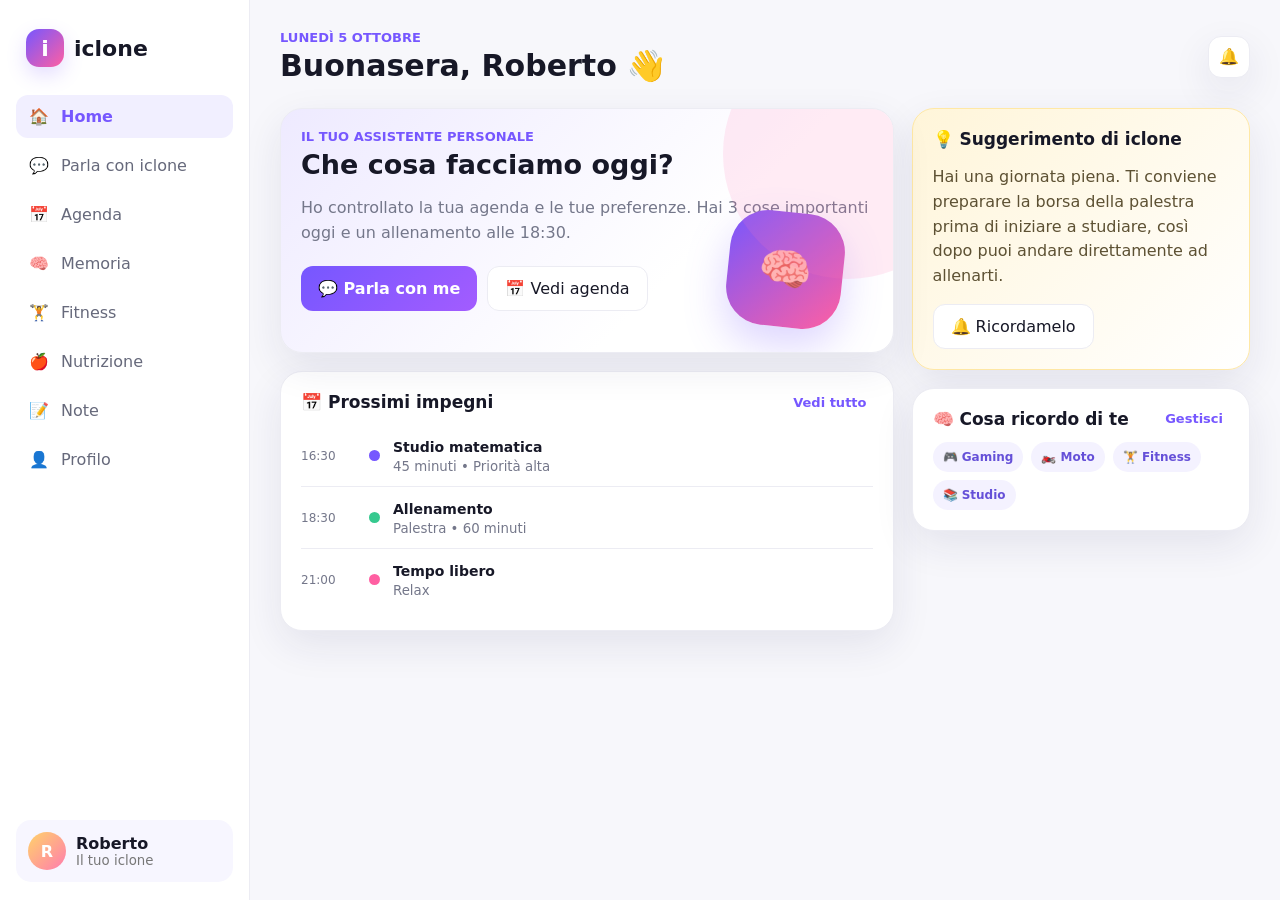
<file: index.html>
<!doctype html>
<html lang="it">
<head>
<meta charset="utf-8">
<meta name="viewport" content="width=device-width, initial-scale=1">
<title>iclone — Il tuo assistente personale</title>
<style>
:root{--bg:#f7f7fb;--card:#fff;--text:#171827;--muted:#74778a;--line:#ececf3;--purple:#7657ff;--pink:#ff5fa2;--cyan:#38c8e8;--green:#36c98f;--yellow:#ffc857;--shadow:0 14px 40px rgba(37,29,84,.09)}
*{box-sizing:border-box}body{margin:0;font-family:Inter,ui-sans-serif,system-ui,-apple-system,BlinkMacSystemFont,"Segoe UI",sans-serif;background:var(--bg);color:var(--text)}
button,input,textarea{font:inherit}button{cursor:pointer;border:0}.app{min-height:100vh;display:flex}.sidebar{width:250px;background:#fff;border-right:1px solid var(--line);padding:24px 16px;position:fixed;inset:0 auto 0 0;z-index:10}.brand{display:flex;align-items:center;gap:10px;padding:5px 10px 28px;font-size:22px;font-weight:800}.logo{width:38px;height:38px;border-radius:13px;background:linear-gradient(135deg,var(--purple),var(--pink));display:grid;place-items:center;color:white;font-weight:900;box-shadow:0 8px 20px #7657ff33}.nav{display:grid;gap:6px}.nav button{background:transparent;text-align:left;padding:12px 13px;border-radius:12px;color:#66697b;display:flex;align-items:center;gap:12px}.nav button:hover,.nav button.active{background:#f1efff;color:var(--purple);font-weight:700}.profile{position:absolute;bottom:18px;left:16px;right:16px;background:#f7f6ff;border-radius:15px;padding:12px;display:flex;align-items:center;gap:10px}.avatar{width:38px;height:38px;border-radius:50%;display:grid;place-items:center;background:linear-gradient(135deg,#ffd36a,#ff7cae);font-weight:800;color:white}.main{margin-left:250px;width:calc(100% - 250px);padding:30px;max-width:1500px}.top{display:flex;justify-content:space-between;align-items:center;margin-bottom:25px}.eyebrow{color:var(--purple);font-weight:700;font-size:13px}.title{font-size:30px;margin:3px 0 0}.iconbtn{width:42px;height:42px;border-radius:13px;background:#fff;border:1px solid var(--line);box-shadow:var(--shadow)}.grid{display:grid;grid-template-columns:1.45fr .8fr;gap:18px}.card{background:var(--card);border:1px solid var(--line);border-radius:22px;padding:20px;box-shadow:var(--shadow)}.hero{min-height:245px;background:linear-gradient(135deg,#eeeaff 0%,#fff 65%);position:relative;overflow:hidden}.hero:after{content:"";position:absolute;width:250px;height:250px;border-radius:50%;background:#ff77b326;right:-80px;top:-80px}.hero h2{font-size:27px;margin:5px 0 8px;max-width:600px}.hero p{color:var(--muted);max-width:600px;line-height:1.55}.hero-actions{display:flex;gap:10px;margin-top:20px}.primary{background:linear-gradient(135deg,var(--purple),#a35cff);color:#fff;padding:12px 17px;border-radius:12px;font-weight:700}.secondary{background:#fff;color:var(--text);padding:12px 17px;border-radius:12px;border:1px solid var(--line)}.orb{position:absolute;right:50px;bottom:25px;width:115px;height:115px;border-radius:38px;background:linear-gradient(135deg,var(--purple),var(--pink));display:grid;place-items:center;color:white;font-size:43px;box-shadow:0 18px 40px #7657ff40;transform:rotate(6deg)}.section-title{display:flex;justify-content:space-between;align-items:center;margin-bottom:13px}.section-title h3{margin:0;font-size:17px}.link{color:var(--purple);font-size:13px;font-weight:700;background:none}.event{display:flex;align-items:center;gap:13px;padding:12px 0;border-bottom:1px solid var(--line)}.event:last-child{border-bottom:0}.time{width:55px;color:var(--muted);font-size:12px}.dot{width:11px;height:11px;border-radius:50%;background:var(--purple)}.event b{font-size:14px}.event small{display:block;color:var(--muted);margin-top:3px}.suggest{background:linear-gradient(135deg,#fff5d9,#fff);border-color:#ffe8a5}.suggest p{line-height:1.55;color:#5d5133;margin-bottom:0}.chips{display:flex;gap:8px;flex-wrap:wrap}.chip{padding:8px 10px;border-radius:99px;background:#f4f2ff;color:#6550d8;font-size:12px;font-weight:700}.page{display:none}.page.active{display:block}.stats{display:grid;grid-template-columns:repeat(3,1fr);gap:14px}.stat strong{font-size:25px}.stat span{display:block;color:var(--muted);font-size:12px;margin-top:3px}.chat{display:flex;flex-direction:column;height:calc(100vh - 100px);min-height:600px}.messages{flex:1;overflow:auto;padding:10px 5px}.msg{max-width:75%;padding:13px 15px;border-radius:17px;margin:9px 0;line-height:1.5}.bot{background:#f1efff}.me{background:linear-gradient(135deg,var(--purple),#9d5cff);color:#fff;margin-left:auto}.chatbox{display:flex;gap:10px;border-top:1px solid var(--line);padding-top:14px}.chatbox input{flex:1;border:1px solid var(--line);border-radius:14px;padding:13px 15px;outline:none}.chatbox input:focus{border-color:var(--purple)}.calendar{display:grid;grid-template-columns:repeat(7,1fr);gap:8px}.day{background:#fff;border:1px solid var(--line);min-height:88px;border-radius:13px;padding:9px;font-size:12px}.day b{font-size:13px}.day.today{border:2px solid var(--purple);background:#f7f5ff}.mini{margin-top:9px;background:#eeeaff;color:#624fe0;border-radius:8px;padding:5px;font-size:10px}.form{display:grid;gap:12px}.form input,.form textarea,.form select{width:100%;padding:13px;border:1px solid var(--line);border-radius:12px;background:#fff;outline:none}.memory{display:grid;grid-template-columns:repeat(2,1fr);gap:12px}.memory .card{box-shadow:none}.toast{position:fixed;right:25px;bottom:25px;background:#171827;color:white;padding:13px 17px;border-radius:12px;display:none;z-index:50}.mobilebar{display:none}
@media(max-width:900px){.sidebar{display:none}.main{margin-left:0;width:100%;padding:18px 15px 90px}.grid{grid-template-columns:1fr}.stats{grid-template-columns:1fr}.memory{grid-template-columns:1fr}.orb{right:20px;bottom:20px;width:85px;height:85px;font-size:32px}.mobilebar{display:flex;position:fixed;bottom:0;left:0;right:0;background:#fff;border-top:1px solid var(--line);height:68px;z-index:20;justify-content:space-around}.mobilebar button{background:none;color:#777;font-size:11px}.mobilebar button.active{color:var(--purple);font-weight:800}.chat{height:calc(100vh - 100px);min-height:520px}.title{font-size:24px}}
</style>
</head>
<body>
<div class="app">
<aside class="sidebar">
  <div class="brand"><div class="logo">i</div> iclone</div>
  <nav class="nav">
    <button class="active" data-page="home">🏠 <span>Home</span></button>
    <button data-page="chat">💬 <span>Parla con iclone</span></button>
    <button data-page="calendar">📅 <span>Agenda</span></button>
    <button data-page="memory">🧠 <span>Memoria</span></button>
    <button data-page="fitness">🏋️ <span>Fitness</span></button>
    <button data-page="nutrition">🍎 <span>Nutrizione</span></button>
    <button data-page="notes">📝 <span>Note</span></button>
    <button data-page="profile">👤 <span>Profilo</span></button>
  </nav>
  <div class="profile"><div class="avatar">R</div><div><b>Roberto</b><small style="display:block;color:#777">Il tuo iclone</small></div></div>
</aside>

<main class="main">
  <section id="home" class="page active">
    <div class="top"><div><div class="eyebrow">LUNEDÌ 5 OTTOBRE</div><h1 class="title">Buonasera, Roberto 👋</h1></div><button class="iconbtn" onclick="notify('Nessuna nuova notifica 🔔')">🔔</button></div>
    <div class="grid">
      <div>
        <div class="card hero">
          <div class="eyebrow">IL TUO ASSISTENTE PERSONALE</div>
          <h2>Che cosa facciamo oggi?</h2>
          <p>Ho controllato la tua agenda e le tue preferenze. Hai 3 cose importanti oggi e un allenamento alle 18:30.</p>
          <div class="hero-actions"><button class="primary" onclick="showPage('chat')">💬 Parla con me</button><button class="secondary" onclick="showPage('calendar')">📅 Vedi agenda</button></div>
          <div class="orb">🧠</div>
        </div>
        <div class="card" style="margin-top:18px">
          <div class="section-title"><h3>📅 Prossimi impegni</h3><button class="link" onclick="showPage('calendar')">Vedi tutto</button></div>
          <div class="event"><div class="time">16:30</div><div class="dot"></div><div><b>Studio matematica</b><small>45 minuti • Priorità alta</small></div></div>
          <div class="event"><div class="time">18:30</div><div class="dot" style="background:var(--green)"></div><div><b>Allenamento</b><small>Palestra • 60 minuti</small></div></div>
          <div class="event"><div class="time">21:00</div><div class="dot" style="background:var(--pink)"></div><div><b>Tempo libero</b><small>Relax</small></div></div>
        </div>
      </div>
      <div>
        <div class="card suggest"><div class="section-title"><h3>💡 Suggerimento di iclone</h3></div><p>Hai una giornata piena. Ti conviene preparare la borsa della palestra prima di iniziare a studiare, così dopo puoi andare direttamente ad allenarti.</p><button class="secondary" style="margin-top:15px" onclick="notify('Promemoria impostato per le 16:00 ✓')">🔔 Ricordamelo</button></div>
        <div class="card" style="margin-top:18px"><div class="section-title"><h3>🧠 Cosa ricordo di te</h3><button class="link" onclick="showPage('memory')">Gestisci</button></div><div class="chips"><span class="chip">🎮 Gaming</span><span class="chip">🏍️ Moto</span><span class="chip">🏋️ Fitness</span><span class="chip">📚 Studio</span></div></div>
      </div>
    </div>
  </section>

  <section id="chat" class="page">
    <div class="top"><div><div class="eyebrow">ASSISTENTE AI</div><h1 class="title">Parla con iclone</h1></div></div>
    <div class="card chat">
      <div class="messages" id="messages">
        <div class="msg bot">Ciao Roberto 👋 Sono qui. Posso aiutarti a organizzare la giornata, ricordarti gli impegni o semplicemente parlare. Cosa hai in mente?</div>
        <div class="msg me">Cosa devo fare oggi?</div>
        <div class="msg bot">Alle 16:30 hai matematica, alle 18:30 palestra e alle 21:00 hai segnato tempo libero. Ti consiglio di preparare la borsa prima di studiare. 💡</div>
      </div>
      <div class="chatbox"><input id="chatInput" placeholder="Scrivi a iclone..." onkeydown="if(event.key==='Enter')sendMsg()"><button class="primary" onclick="sendMsg()">Invia</button></div>
    </div>
  </section>

  <section id="calendar" class="page">
    <div class="top"><div><div class="eyebrow">ORGANIZZAZIONE</div><h1 class="title">La tua agenda</h1></div><button class="primary" onclick="notify('Nuovo impegno: demo pronta ✓')">＋ Nuovo</button></div>
    <div class="card"><div class="section-title"><h3>Ottobre 2026</h3><span class="chip">Oggi 5</span></div><div class="calendar">
      <div class="day"><b>L</b></div><div class="day"><b>M</b></div><div class="day"><b>M</b></div><div class="day"><b>G</b></div><div class="day"><b>V</b></div><div class="day"><b>S</b></div><div class="day"><b>D</b></div>
      <div class="day today"><b>5</b><div class="mini">16:30 Studio</div><div class="mini">18:30 Palestra</div></div><div class="day"><b>6</b></div><div class="day"><b>7</b><div class="mini">18:30 Palestra</div></div><div class="day"><b>8</b></div><div class="day"><b>9</b></div><div class="day"><b>10</b></div><div class="day"><b>11</b></div>
      <div class="day"><b>12</b></div><div class="day"><b>13</b></div><div class="day"><b>14</b></div><div class="day"><b>15</b></div><div class="day"><b>16</b></div><div class="day"><b>17</b></div><div class="day"><b>18</b></div>
    </div></div>
  </section>

  <section id="memory" class="page">
    <div class="top"><div><div class="eyebrow">PERSONALIZZAZIONE</div><h1 class="title">La mia memoria</h1></div><button class="primary" onclick="notify('Nuova memoria aggiunta ✓')">＋ Ricorda</button></div>
    <div class="card"><p style="color:var(--muted)">Queste sono informazioni che iclone usa per rendere le risposte più personali. Nell'app completa ogni memoria sarà modificabile o eliminabile.</p><div class="memory">
      <div class="card"><b>👤 Profilo</b><p style="color:#777">Nome: Roberto<br>Stile: informale e diretto</p></div>
      <div class="card"><b>❤️ Interessi</b><p style="color:#777">Moto, gaming, tecnologia</p></div>
      <div class="card"><b>🏋️ Routine</b><p style="color:#777">Palestra: lunedì, mercoledì, venerdì</p></div>
      <div class="card"><b>🎯 Obiettivi</b><p style="color:#777">Organizzare meglio la giornata e migliorare le abitudini</p></div>
    </div></div>
  </section>

  <section id="fitness" class="page">
    <div class="top"><div><div class="eyebrow">BENESSERE</div><h1 class="title">Fitness</h1></div></div>
    <div class="stats"><div class="card stat"><strong>3</strong><span>Allenamenti questa settimana</span></div><div class="card stat"><strong>60 min</strong><span>Sessione prevista oggi</span></div><div class="card stat"><strong>🔥 7</strong><span>Giorni di costanza</span></div></div>
    <div class="card" style="margin-top:18px"><div class="section-title"><h3>💡 Consiglio di iclone</h3></div><p>Oggi punta sulla qualità dell'allenamento e ascolta il tuo corpo. Mantieni una tecnica corretta, recupera tra le serie e non forzare se avverti dolore.</p><button class="secondary" onclick="showPage('chat')">Chiedi a iclone</button></div>
  </section>

  <section id="nutrition" class="page">
    <div class="top"><div><div class="eyebrow">ABITUDINI ALIMENTARI</div><h1 class="title">Nutrizione</h1></div></div>
    <div class="card"><h3>🎯 Il tuo obiettivo</h3><div class="chips"><span class="chip">Mangiare meglio</span><span class="chip">Fitness</span></div><p style="color:var(--muted);line-height:1.6">Qui iclone potrà aiutarti con idee per pasti, abitudini alimentari e informazioni generali adattate al tuo profilo. Per obiettivi di salute specifici o diete personalizzate è importante confrontarsi con un professionista qualificato.</p><button class="primary" onclick="showPage('chat')">💬 Chiedi a iclone</button></div>
  </section>

  <section id="notes" class="page">
    <div class="top"><div><div class="eyebrow">APPUNTI</div><h1 class="title">Le mie note</h1></div></div>
    <div class="card form"><input placeholder="Titolo della nota"><textarea rows="7" placeholder="Scrivi qui..."></textarea><button class="primary" onclick="notify('Nota salvata nel mockup ✓')">Salva nota</button></div>
  </section>

  <section id="profile" class="page">
    <div class="top"><div><div class="eyebrow">ACCOUNT</div><h1 class="title">Il mio profilo</h1></div></div>
    <div class="card form"><label>Come vuoi che ti chiami?<input value="Roberto"></label><label>Stile di iclone<select><option>Informale e amichevole</option><option>Diretto</option><option>Riflessivo</option></select></label><label>Interessi<input value="Moto, gaming, tecnologia"></label><button class="primary" onclick="notify('Profilo salvato ✓')">Salva modifiche</button></div>
  </section>
</main>
</div>
<div class="mobilebar">
  <button class="active" data-page="home">🏠<br>Home</button><button data-page="chat">💬<br>Chat</button><button data-page="calendar">📅<br>Agenda</button><button data-page="memory">🧠<br>Memoria</button><button data-page="profile">👤<br>Profilo</button>
</div>
<div class="toast" id="toast"></div>
<script>
const pages=[...document.querySelectorAll('.page')];
function showPage(id){pages.forEach(p=>p.classList.toggle('active',p.id===id));document.querySelectorAll('[data-page]').forEach(b=>b.classList.toggle('active',b.dataset.page===id));window.scrollTo({top:0,behavior:'smooth'})}
document.querySelectorAll('[data-page]').forEach(b=>b.addEventListener('click',()=>showPage(b.dataset.page)));
function notify(t){const x=document.getElementById('toast');x.textContent=t;x.style.display='block';clearTimeout(window.__toast);window.__toast=setTimeout(()=>x.style.display='none',2600)}
function sendMsg(){const input=document.getElementById('chatInput'), text=input.value.trim();if(!text)return;const box=document.getElementById('messages');box.insertAdjacentHTML('beforeend',`<div class="msg me"></div>`);box.lastElementChild.textContent=text;input.value='';setTimeout(()=>{let reply='Certo. Posso aiutarti a organizzare questa cosa e ricordarla.';if(/domani|oggi|agenda|impegno/i.test(text))reply='Ho controllato il tuo contesto demo: posso incrociare agenda, promemoria e preferenze per suggerirti il momento migliore.';else if(/palestra|allen/i.test(text))reply='Per il tuo allenamento posso aiutarti con indicazioni generali, recupero e organizzazione della routine.';else if(/mangiare|cibo|dieta/i.test(text))reply='Posso darti consigli generali su alimentazione equilibrata e idee per i pasti, tenendo conto del tuo obiettivo.';else if(/sfogo|giornata|male|triste/i.test(text))reply='Ti ascolto. Raccontami cosa è successo e proviamo a mettere ordine nei pensieri, senza giudicarti.';box.insertAdjacentHTML('beforeend',`<div class="msg bot"></div>`);box.lastElementChild.textContent=reply;box.scrollTop=box.scrollHeight},550)}
</script>
</body>
</html>
</file>
